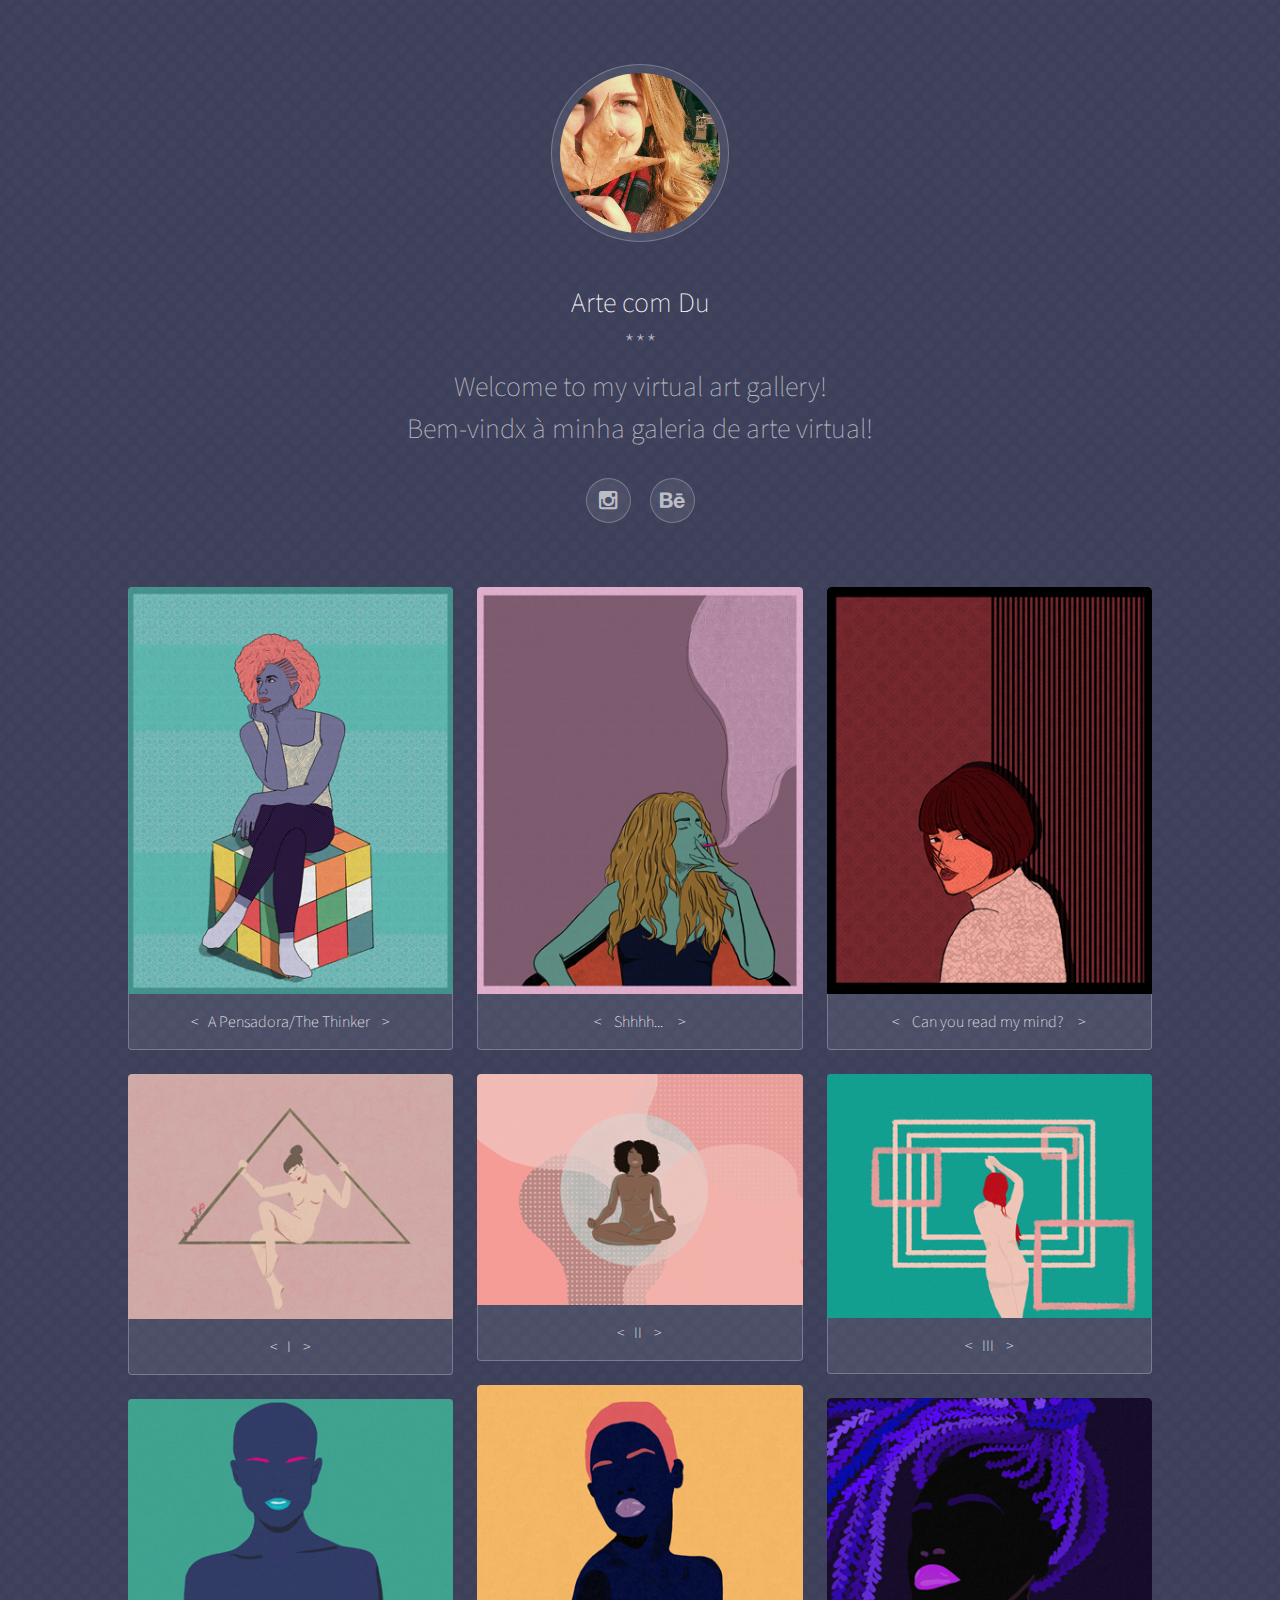
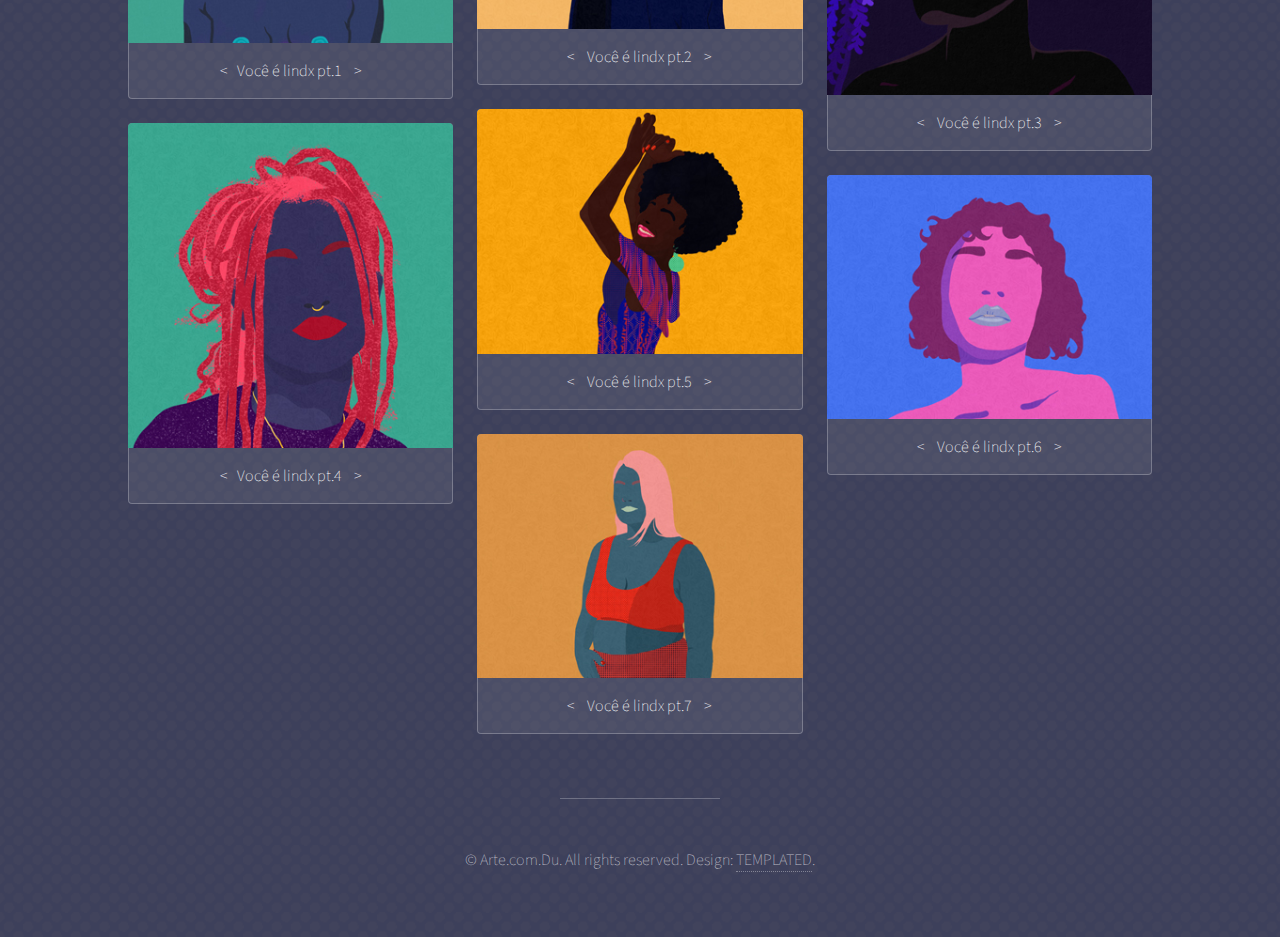
<file: index.html>
<!DOCTYPE HTML>
<!--
	Visualize by TEMPLATED
	templated.co @templatedco
	Released for free under the Creative Commons Attribution 3.0 license (templated.co/license)
-->
<html>
	<head>
		<title>Visualize by TEMPLATED</title>
		<meta charset="utf-8" />
		<meta name="viewport" content="width=device-width, initial-scale=1" />
		<link rel="stylesheet" href="assets/css/main.css" />
	</head>
	<body>

		<!-- Wrapper -->
			<div id="wrapper">

				<!-- Header -->
					<header id="header">
						<span class="avatar"><img src="images/avatar2.jpg" alt="" /></span>
						<!-- <h1>This is <strong>Visualize</strong>, a responsive site template designed by <a href="http://templated.co">TEMPLATED</a><br />
						and released for free under the Creative Commons License.</h1> -->
						<h1> <strong>Arte com Du</strong><br />
							*** <br />
							Welcome to my virtual art gallery!<br />
						Bem-vindx à minha galeria de arte virtual!</h1>
						<ul class="icons">
							<!-- <li><a href="#" class="icon style2 fa-twitter"><span class="label">Twitter</span></a></li> -->
							<!-- <li><a href="#" class="icon style2 fa-facebook"><span class="label">Facebook</span></a></li> -->
							<li><a href="https://www.instagram.com/artecomdu/" class="icon style2 fa-instagram"><span class="label">Instagram</span></a></li>
							<li><a href="https://www.behance.net/fernandaduarte9" class="icon style2 fa-behance"><span class="label">Behance</span></a></li>
							<!-- <li><a href="#" class="icon style2 fa-500px"><span class="label">500px</span></a></li>
							<li><a href="#" class="icon style2 fa-envelope-o"><span class="label">Email</span></a></li> -->
						</ul>
					</header>

				<!-- Main -->
					<section id="main">

						<!-- Thumbnails -->
							<section class="thumbnails">
								<div>
									<a href="images/fulls/pensadora-full.jpg">
										<img src="images/thumbs/pensadora-thumb.jpg" alt="" />
										<h3>
											&#60;&nbsp&nbsp&nbspA Pensadora/The Thinker&nbsp&nbsp&nbsp
										    &#62;
										</h3>
									</a>
									<a href="images/fulls/balanco-full.png">
										<img src="images/thumbs/balanco-thumb.jpg" alt="" />
										<h3>
											&#60;&nbsp&nbsp&nbspI&nbsp&nbsp&nbsp
										    &#62;
										</h3>
									</a>
									<a href="images/fulls/natalie-full.jpg">
										<img src="images/thumbs/natalie-thumb.jpg" alt="" />
										<h3>
											&#60;&nbsp&nbsp&nbspVocê é lindx pt.1&nbsp&nbsp&nbsp
										    &#62;
										</h3>
									</a>
									<a href="images/fulls/willow-full.jpg">
										<img src="images/thumbs/willow-thumb.jpg" alt="" />
										<h3>
											&#60;&nbsp&nbsp&nbspVocê é lindx pt.4&nbsp&nbsp&nbsp
										    &#62;
										</h3>
									</a>
								</div>
								
								<div>
									<a href="images/fulls/smokey-full.jpg">
										<img src="images/thumbs/smokey-thumb.jpg" alt="" />
										<h3>
											&#60;&nbsp&nbsp&nbsp Shhhh... &nbsp&nbsp&nbsp
										    &#62;
										</h3>
									</a>
									<a href="images/fulls/yoga-full.png">
										<img src="images/thumbs/yoga-thumb.jpg" alt="" />
										<h3>
											&#60;&nbsp&nbsp&nbspII&nbsp&nbsp&nbsp
										    &#62;
										</h3>
									</a>
									<a href="images/fulls/lindx-full.jpg">
										<img src="images/thumbs/lindx-thumb.jpg" alt="" />
										<h3>
											&#60;
											&nbsp&nbsp&nbspVocê é lindx pt.2&nbsp&nbsp&nbsp
										    &#62;
										</h3>
									</a>
									<a href="images/fulls/lindx3-full.jpg">
										<img src="images/thumbs/lindx3-thumb.jpg" alt="" />
										<h3>
											&#60;
											&nbsp&nbsp&nbspVocê é lindx pt.5&nbsp&nbsp&nbsp
										    &#62;
										</h3>
									</a>
									<a href="images/fulls/lindx2-full.jpg">
										<img src="images/thumbs/lindx2-thumb.jpg" alt="" />
										<h3>
											&#60;
											&nbsp&nbsp&nbspVocê é lindx pt.7&nbsp&nbsp&nbsp
										    &#62;
										</h3>
									</a>
								</div>
								
								<div>
									<a href="images/fulls/woman-full.jpg">
										<img src="images/thumbs/woman-thumb.jpg" alt="" />
										<h3>
											&#60;&nbsp&nbsp&nbsp Can you read my mind? &nbsp&nbsp&nbsp
										    &#62;
										</h3>
									</a>
									<a href="images/fulls/square-full.png">
										<img src="images/thumbs/square-thumb.jpg" alt="" />
										<h3>
											&#60;&nbsp&nbsp&nbspIII&nbsp&nbsp&nbsp
										    &#62;
										</h3>
									</a>
									<a href="images/fulls/lindx4-full.jpg">
										<img src="images/thumbs/lindx4-thumb.jpg" alt="" />
										<h3>
											&#60;
											&nbsp&nbsp&nbspVocê é lindx pt.3&nbsp&nbsp&nbsp
										    &#62;
										</h3>
									</a>
									<a href="images/fulls/lindx5-full.jpg">
										<img src="images/thumbs/lindx5-thumb.jpg" alt="" />
										<h3>
											&#60;
											&nbsp&nbsp&nbspVocê é lindx pt.6&nbsp&nbsp&nbsp
										    &#62;
										</h3>
									</a>
								</div>
							</section>

					</section>

				<!-- Footer -->
					<footer id="footer">
						<p>&copy; Arte.com.Du. All rights reserved. Design: <a href="http://templated.co">TEMPLATED</a>. <!-- Demo Images: <a href="http://unsplash.com">Unsplash</a>. --></p>
					</footer>

			</div>

		<!-- Scripts -->
			<script src="assets/js/jquery.min.js"></script>
			<script src="assets/js/jquery.poptrox.min.js"></script>
			<script src="assets/js/skel.min.js"></script>
			<script src="assets/js/main.js"></script>

	</body>
</html>
</file>
<file: assets/css/main.css>
@charset "UTF-8";
@import url(font-awesome.min.css);
@import url("http://fonts.googleapis.com/css?family=Source+Sans+Pro:200");

/*
	Visualize by TEMPLATED
	templated.co @templatedco
	Released for free under the Creative Commons Attribution 3.0 license (templated.co/license)
*/

/* Reset */

	html, body, div, span, applet, object, iframe, h1, h2, h3, h4, h5, h6, p, blockquote, pre, a, abbr, acronym, address, big, cite, code, del, dfn, em, img, ins, kbd, q, s, samp, small, strike, strong, sub, sup, tt, var, b, u, i, center, dl, dt, dd, ol, ul, li, fieldset, form, label, legend, table, caption, tbody, tfoot, thead, tr, th, td, article, aside, canvas, details, embed, figure, figcaption, footer, header, hgroup, menu, nav, output, ruby, section, summary, time, mark, audio, video {
		margin: 0;
		padding: 0;
		border: 0;
		font-size: 100%;
		font: inherit;
		vertical-align: baseline;
	}

	article, aside, details, figcaption, figure, footer, header, hgroup, menu, nav, section {
		display: block;
	}

	body {
		line-height: 1;
	}

	ol, ul {
		list-style: none;
	}

	blockquote, q {
		quotes: none;
	}

	blockquote:before, blockquote:after, q:before, q:after {
		content: '';
		content: none;
	}

	table {
		border-collapse: collapse;
		border-spacing: 0;
	}

	body {
		-webkit-text-size-adjust: none;
	}

/* Box Model */

	*, *:before, *:after {
		-moz-box-sizing: border-box;
		-webkit-box-sizing: border-box;
		box-sizing: border-box;
	}

/* Grid */

	.row {
		border-bottom: solid 1px transparent;
		-moz-box-sizing: border-box;
		-webkit-box-sizing: border-box;
		box-sizing: border-box;
	}

	.row > * {
		float: left;
		-moz-box-sizing: border-box;
		-webkit-box-sizing: border-box;
		box-sizing: border-box;
	}

	.row:after, .row:before {
		content: '';
		display: block;
		clear: both;
		height: 0;
	}

	.row.uniform > * > :first-child {
		margin-top: 0;
	}

	.row.uniform > * > :last-child {
		margin-bottom: 0;
	}

	.row.\30 \25 > * {
		padding: 0 0 0 0em;
	}

	.row.\30 \25 {
		margin: 0 0 -1px 0em;
	}

	.row.uniform.\30 \25 > * {
		padding: 0em 0 0 0em;
	}

	.row.uniform.\30 \25 {
		margin: 0em 0 -1px 0em;
	}

	.row > * {
		padding: 0 0 0 2em;
	}

	.row {
		margin: 0 0 -1px -2em;
	}

	.row.uniform > * {
		padding: 2em 0 0 2em;
	}

	.row.uniform {
		margin: -2em 0 -1px -2em;
	}

	.row.\32 00\25 > * {
		padding: 0 0 0 4em;
	}

	.row.\32 00\25 {
		margin: 0 0 -1px -4em;
	}

	.row.uniform.\32 00\25 > * {
		padding: 4em 0 0 4em;
	}

	.row.uniform.\32 00\25 {
		margin: -4em 0 -1px -4em;
	}

	.row.\31 50\25 > * {
		padding: 0 0 0 3em;
	}

	.row.\31 50\25 {
		margin: 0 0 -1px -3em;
	}

	.row.uniform.\31 50\25 > * {
		padding: 3em 0 0 3em;
	}

	.row.uniform.\31 50\25 {
		margin: -3em 0 -1px -3em;
	}

	.row.\35 0\25 > * {
		padding: 0 0 0 1em;
	}

	.row.\35 0\25 {
		margin: 0 0 -1px -1em;
	}

	.row.uniform.\35 0\25 > * {
		padding: 1em 0 0 1em;
	}

	.row.uniform.\35 0\25 {
		margin: -1em 0 -1px -1em;
	}

	.row.\32 5\25 > * {
		padding: 0 0 0 0.5em;
	}

	.row.\32 5\25 {
		margin: 0 0 -1px -0.5em;
	}

	.row.uniform.\32 5\25 > * {
		padding: 0.5em 0 0 0.5em;
	}

	.row.uniform.\32 5\25 {
		margin: -0.5em 0 -1px -0.5em;
	}

	.\31 2u, .\31 2u\24 {
		width: 100%;
		clear: none;
		margin-left: 0;
	}

	.\31 1u, .\31 1u\24 {
		width: 91.6666666667%;
		clear: none;
		margin-left: 0;
	}

	.\31 0u, .\31 0u\24 {
		width: 83.3333333333%;
		clear: none;
		margin-left: 0;
	}

	.\39 u, .\39 u\24 {
		width: 75%;
		clear: none;
		margin-left: 0;
	}

	.\38 u, .\38 u\24 {
		width: 66.6666666667%;
		clear: none;
		margin-left: 0;
	}

	.\37 u, .\37 u\24 {
		width: 58.3333333333%;
		clear: none;
		margin-left: 0;
	}

	.\36 u, .\36 u\24 {
		width: 50%;
		clear: none;
		margin-left: 0;
	}

	.\35 u, .\35 u\24 {
		width: 41.6666666667%;
		clear: none;
		margin-left: 0;
	}

	.\34 u, .\34 u\24 {
		width: 33.3333333333%;
		clear: none;
		margin-left: 0;
	}

	.\33 u, .\33 u\24 {
		width: 25%;
		clear: none;
		margin-left: 0;
	}

	.\32 u, .\32 u\24 {
		width: 16.6666666667%;
		clear: none;
		margin-left: 0;
	}

	.\31 u, .\31 u\24 {
		width: 8.3333333333%;
		clear: none;
		margin-left: 0;
	}

	.\31 2u\24 + *,
	.\31 1u\24 + *,
	.\31 0u\24 + *,
	.\39 u\24 + *,
	.\38 u\24 + *,
	.\37 u\24 + *,
	.\36 u\24 + *,
	.\35 u\24 + *,
	.\34 u\24 + *,
	.\33 u\24 + *,
	.\32 u\24 + *,
	.\31 u\24 + * {
		clear: left;
	}

	.\-11u {
		margin-left: 91.66667%;
	}

	.\-10u {
		margin-left: 83.33333%;
	}

	.\-9u {
		margin-left: 75%;
	}

	.\-8u {
		margin-left: 66.66667%;
	}

	.\-7u {
		margin-left: 58.33333%;
	}

	.\-6u {
		margin-left: 50%;
	}

	.\-5u {
		margin-left: 41.66667%;
	}

	.\-4u {
		margin-left: 33.33333%;
	}

	.\-3u {
		margin-left: 25%;
	}

	.\-2u {
		margin-left: 16.66667%;
	}

	.\-1u {
		margin-left: 8.33333%;
	}

	@media screen and (max-width: 1680px) {

		.row > * {
			padding: 0 0 0 2em;
		}

		.row {
			margin: 0 0 -1px -2em;
		}

		.row.uniform > * {
			padding: 2em 0 0 2em;
		}

		.row.uniform {
			margin: -2em 0 -1px -2em;
		}

		.row.\32 00\25 > * {
			padding: 0 0 0 4em;
		}

		.row.\32 00\25 {
			margin: 0 0 -1px -4em;
		}

		.row.uniform.\32 00\25 > * {
			padding: 4em 0 0 4em;
		}

		.row.uniform.\32 00\25 {
			margin: -4em 0 -1px -4em;
		}

		.row.\31 50\25 > * {
			padding: 0 0 0 3em;
		}

		.row.\31 50\25 {
			margin: 0 0 -1px -3em;
		}

		.row.uniform.\31 50\25 > * {
			padding: 3em 0 0 3em;
		}

		.row.uniform.\31 50\25 {
			margin: -3em 0 -1px -3em;
		}

		.row.\35 0\25 > * {
			padding: 0 0 0 1em;
		}

		.row.\35 0\25 {
			margin: 0 0 -1px -1em;
		}

		.row.uniform.\35 0\25 > * {
			padding: 1em 0 0 1em;
		}

		.row.uniform.\35 0\25 {
			margin: -1em 0 -1px -1em;
		}

		.row.\32 5\25 > * {
			padding: 0 0 0 0.5em;
		}

		.row.\32 5\25 {
			margin: 0 0 -1px -0.5em;
		}

		.row.uniform.\32 5\25 > * {
			padding: 0.5em 0 0 0.5em;
		}

		.row.uniform.\32 5\25 {
			margin: -0.5em 0 -1px -0.5em;
		}

		.\31 2u\28xlarge\29, .\31 2u\24\28xlarge\29 {
			width: 100%;
			clear: none;
			margin-left: 0;
		}

		.\31 1u\28xlarge\29, .\31 1u\24\28xlarge\29 {
			width: 91.6666666667%;
			clear: none;
			margin-left: 0;
		}

		.\31 0u\28xlarge\29, .\31 0u\24\28xlarge\29 {
			width: 83.3333333333%;
			clear: none;
			margin-left: 0;
		}

		.\39 u\28xlarge\29, .\39 u\24\28xlarge\29 {
			width: 75%;
			clear: none;
			margin-left: 0;
		}

		.\38 u\28xlarge\29, .\38 u\24\28xlarge\29 {
			width: 66.6666666667%;
			clear: none;
			margin-left: 0;
		}

		.\37 u\28xlarge\29, .\37 u\24\28xlarge\29 {
			width: 58.3333333333%;
			clear: none;
			margin-left: 0;
		}

		.\36 u\28xlarge\29, .\36 u\24\28xlarge\29 {
			width: 50%;
			clear: none;
			margin-left: 0;
		}

		.\35 u\28xlarge\29, .\35 u\24\28xlarge\29 {
			width: 41.6666666667%;
			clear: none;
			margin-left: 0;
		}

		.\34 u\28xlarge\29, .\34 u\24\28xlarge\29 {
			width: 33.3333333333%;
			clear: none;
			margin-left: 0;
		}

		.\33 u\28xlarge\29, .\33 u\24\28xlarge\29 {
			width: 25%;
			clear: none;
			margin-left: 0;
		}

		.\32 u\28xlarge\29, .\32 u\24\28xlarge\29 {
			width: 16.6666666667%;
			clear: none;
			margin-left: 0;
		}

		.\31 u\28xlarge\29, .\31 u\24\28xlarge\29 {
			width: 8.3333333333%;
			clear: none;
			margin-left: 0;
		}

		.\31 2u\24\28xlarge\29 + *,
		.\31 1u\24\28xlarge\29 + *,
		.\31 0u\24\28xlarge\29 + *,
		.\39 u\24\28xlarge\29 + *,
		.\38 u\24\28xlarge\29 + *,
		.\37 u\24\28xlarge\29 + *,
		.\36 u\24\28xlarge\29 + *,
		.\35 u\24\28xlarge\29 + *,
		.\34 u\24\28xlarge\29 + *,
		.\33 u\24\28xlarge\29 + *,
		.\32 u\24\28xlarge\29 + *,
		.\31 u\24\28xlarge\29 + * {
			clear: left;
		}

		.\-11u\28xlarge\29 {
			margin-left: 91.66667%;
		}

		.\-10u\28xlarge\29 {
			margin-left: 83.33333%;
		}

		.\-9u\28xlarge\29 {
			margin-left: 75%;
		}

		.\-8u\28xlarge\29 {
			margin-left: 66.66667%;
		}

		.\-7u\28xlarge\29 {
			margin-left: 58.33333%;
		}

		.\-6u\28xlarge\29 {
			margin-left: 50%;
		}

		.\-5u\28xlarge\29 {
			margin-left: 41.66667%;
		}

		.\-4u\28xlarge\29 {
			margin-left: 33.33333%;
		}

		.\-3u\28xlarge\29 {
			margin-left: 25%;
		}

		.\-2u\28xlarge\29 {
			margin-left: 16.66667%;
		}

		.\-1u\28xlarge\29 {
			margin-left: 8.33333%;
		}

	}

	@media screen and (max-width: 1280px) {

		.row > * {
			padding: 0 0 0 2em;
		}

		.row {
			margin: 0 0 -1px -2em;
		}

		.row.uniform > * {
			padding: 2em 0 0 2em;
		}

		.row.uniform {
			margin: -2em 0 -1px -2em;
		}

		.row.\32 00\25 > * {
			padding: 0 0 0 4em;
		}

		.row.\32 00\25 {
			margin: 0 0 -1px -4em;
		}

		.row.uniform.\32 00\25 > * {
			padding: 4em 0 0 4em;
		}

		.row.uniform.\32 00\25 {
			margin: -4em 0 -1px -4em;
		}

		.row.\31 50\25 > * {
			padding: 0 0 0 3em;
		}

		.row.\31 50\25 {
			margin: 0 0 -1px -3em;
		}

		.row.uniform.\31 50\25 > * {
			padding: 3em 0 0 3em;
		}

		.row.uniform.\31 50\25 {
			margin: -3em 0 -1px -3em;
		}

		.row.\35 0\25 > * {
			padding: 0 0 0 1em;
		}

		.row.\35 0\25 {
			margin: 0 0 -1px -1em;
		}

		.row.uniform.\35 0\25 > * {
			padding: 1em 0 0 1em;
		}

		.row.uniform.\35 0\25 {
			margin: -1em 0 -1px -1em;
		}

		.row.\32 5\25 > * {
			padding: 0 0 0 0.5em;
		}

		.row.\32 5\25 {
			margin: 0 0 -1px -0.5em;
		}

		.row.uniform.\32 5\25 > * {
			padding: 0.5em 0 0 0.5em;
		}

		.row.uniform.\32 5\25 {
			margin: -0.5em 0 -1px -0.5em;
		}

		.\31 2u\28large\29, .\31 2u\24\28large\29 {
			width: 100%;
			clear: none;
			margin-left: 0;
		}

		.\31 1u\28large\29, .\31 1u\24\28large\29 {
			width: 91.6666666667%;
			clear: none;
			margin-left: 0;
		}

		.\31 0u\28large\29, .\31 0u\24\28large\29 {
			width: 83.3333333333%;
			clear: none;
			margin-left: 0;
		}

		.\39 u\28large\29, .\39 u\24\28large\29 {
			width: 75%;
			clear: none;
			margin-left: 0;
		}

		.\38 u\28large\29, .\38 u\24\28large\29 {
			width: 66.6666666667%;
			clear: none;
			margin-left: 0;
		}

		.\37 u\28large\29, .\37 u\24\28large\29 {
			width: 58.3333333333%;
			clear: none;
			margin-left: 0;
		}

		.\36 u\28large\29, .\36 u\24\28large\29 {
			width: 50%;
			clear: none;
			margin-left: 0;
		}

		.\35 u\28large\29, .\35 u\24\28large\29 {
			width: 41.6666666667%;
			clear: none;
			margin-left: 0;
		}

		.\34 u\28large\29, .\34 u\24\28large\29 {
			width: 33.3333333333%;
			clear: none;
			margin-left: 0;
		}

		.\33 u\28large\29, .\33 u\24\28large\29 {
			width: 25%;
			clear: none;
			margin-left: 0;
		}

		.\32 u\28large\29, .\32 u\24\28large\29 {
			width: 16.6666666667%;
			clear: none;
			margin-left: 0;
		}

		.\31 u\28large\29, .\31 u\24\28large\29 {
			width: 8.3333333333%;
			clear: none;
			margin-left: 0;
		}

		.\31 2u\24\28large\29 + *,
		.\31 1u\24\28large\29 + *,
		.\31 0u\24\28large\29 + *,
		.\39 u\24\28large\29 + *,
		.\38 u\24\28large\29 + *,
		.\37 u\24\28large\29 + *,
		.\36 u\24\28large\29 + *,
		.\35 u\24\28large\29 + *,
		.\34 u\24\28large\29 + *,
		.\33 u\24\28large\29 + *,
		.\32 u\24\28large\29 + *,
		.\31 u\24\28large\29 + * {
			clear: left;
		}

		.\-11u\28large\29 {
			margin-left: 91.66667%;
		}

		.\-10u\28large\29 {
			margin-left: 83.33333%;
		}

		.\-9u\28large\29 {
			margin-left: 75%;
		}

		.\-8u\28large\29 {
			margin-left: 66.66667%;
		}

		.\-7u\28large\29 {
			margin-left: 58.33333%;
		}

		.\-6u\28large\29 {
			margin-left: 50%;
		}

		.\-5u\28large\29 {
			margin-left: 41.66667%;
		}

		.\-4u\28large\29 {
			margin-left: 33.33333%;
		}

		.\-3u\28large\29 {
			margin-left: 25%;
		}

		.\-2u\28large\29 {
			margin-left: 16.66667%;
		}

		.\-1u\28large\29 {
			margin-left: 8.33333%;
		}

	}

	@media screen and (max-width: 980px) {

		.row > * {
			padding: 0 0 0 2em;
		}

		.row {
			margin: 0 0 -1px -2em;
		}

		.row.uniform > * {
			padding: 2em 0 0 2em;
		}

		.row.uniform {
			margin: -2em 0 -1px -2em;
		}

		.row.\32 00\25 > * {
			padding: 0 0 0 4em;
		}

		.row.\32 00\25 {
			margin: 0 0 -1px -4em;
		}

		.row.uniform.\32 00\25 > * {
			padding: 4em 0 0 4em;
		}

		.row.uniform.\32 00\25 {
			margin: -4em 0 -1px -4em;
		}

		.row.\31 50\25 > * {
			padding: 0 0 0 3em;
		}

		.row.\31 50\25 {
			margin: 0 0 -1px -3em;
		}

		.row.uniform.\31 50\25 > * {
			padding: 3em 0 0 3em;
		}

		.row.uniform.\31 50\25 {
			margin: -3em 0 -1px -3em;
		}

		.row.\35 0\25 > * {
			padding: 0 0 0 1em;
		}

		.row.\35 0\25 {
			margin: 0 0 -1px -1em;
		}

		.row.uniform.\35 0\25 > * {
			padding: 1em 0 0 1em;
		}

		.row.uniform.\35 0\25 {
			margin: -1em 0 -1px -1em;
		}

		.row.\32 5\25 > * {
			padding: 0 0 0 0.5em;
		}

		.row.\32 5\25 {
			margin: 0 0 -1px -0.5em;
		}

		.row.uniform.\32 5\25 > * {
			padding: 0.5em 0 0 0.5em;
		}

		.row.uniform.\32 5\25 {
			margin: -0.5em 0 -1px -0.5em;
		}

		.\31 2u\28medium\29, .\31 2u\24\28medium\29 {
			width: 100%;
			clear: none;
			margin-left: 0;
		}

		.\31 1u\28medium\29, .\31 1u\24\28medium\29 {
			width: 91.6666666667%;
			clear: none;
			margin-left: 0;
		}

		.\31 0u\28medium\29, .\31 0u\24\28medium\29 {
			width: 83.3333333333%;
			clear: none;
			margin-left: 0;
		}

		.\39 u\28medium\29, .\39 u\24\28medium\29 {
			width: 75%;
			clear: none;
			margin-left: 0;
		}

		.\38 u\28medium\29, .\38 u\24\28medium\29 {
			width: 66.6666666667%;
			clear: none;
			margin-left: 0;
		}

		.\37 u\28medium\29, .\37 u\24\28medium\29 {
			width: 58.3333333333%;
			clear: none;
			margin-left: 0;
		}

		.\36 u\28medium\29, .\36 u\24\28medium\29 {
			width: 50%;
			clear: none;
			margin-left: 0;
		}

		.\35 u\28medium\29, .\35 u\24\28medium\29 {
			width: 41.6666666667%;
			clear: none;
			margin-left: 0;
		}

		.\34 u\28medium\29, .\34 u\24\28medium\29 {
			width: 33.3333333333%;
			clear: none;
			margin-left: 0;
		}

		.\33 u\28medium\29, .\33 u\24\28medium\29 {
			width: 25%;
			clear: none;
			margin-left: 0;
		}

		.\32 u\28medium\29, .\32 u\24\28medium\29 {
			width: 16.6666666667%;
			clear: none;
			margin-left: 0;
		}

		.\31 u\28medium\29, .\31 u\24\28medium\29 {
			width: 8.3333333333%;
			clear: none;
			margin-left: 0;
		}

		.\31 2u\24\28medium\29 + *,
		.\31 1u\24\28medium\29 + *,
		.\31 0u\24\28medium\29 + *,
		.\39 u\24\28medium\29 + *,
		.\38 u\24\28medium\29 + *,
		.\37 u\24\28medium\29 + *,
		.\36 u\24\28medium\29 + *,
		.\35 u\24\28medium\29 + *,
		.\34 u\24\28medium\29 + *,
		.\33 u\24\28medium\29 + *,
		.\32 u\24\28medium\29 + *,
		.\31 u\24\28medium\29 + * {
			clear: left;
		}

		.\-11u\28medium\29 {
			margin-left: 91.66667%;
		}

		.\-10u\28medium\29 {
			margin-left: 83.33333%;
		}

		.\-9u\28medium\29 {
			margin-left: 75%;
		}

		.\-8u\28medium\29 {
			margin-left: 66.66667%;
		}

		.\-7u\28medium\29 {
			margin-left: 58.33333%;
		}

		.\-6u\28medium\29 {
			margin-left: 50%;
		}

		.\-5u\28medium\29 {
			margin-left: 41.66667%;
		}

		.\-4u\28medium\29 {
			margin-left: 33.33333%;
		}

		.\-3u\28medium\29 {
			margin-left: 25%;
		}

		.\-2u\28medium\29 {
			margin-left: 16.66667%;
		}

		.\-1u\28medium\29 {
			margin-left: 8.33333%;
		}

	}

	@media screen and (max-width: 736px) {

		.row > * {
			padding: 0 0 0 2em;
		}

		.row {
			margin: 0 0 -1px -2em;
		}

		.row.uniform > * {
			padding: 2em 0 0 2em;
		}

		.row.uniform {
			margin: -2em 0 -1px -2em;
		}

		.row.\32 00\25 > * {
			padding: 0 0 0 4em;
		}

		.row.\32 00\25 {
			margin: 0 0 -1px -4em;
		}

		.row.uniform.\32 00\25 > * {
			padding: 4em 0 0 4em;
		}

		.row.uniform.\32 00\25 {
			margin: -4em 0 -1px -4em;
		}

		.row.\31 50\25 > * {
			padding: 0 0 0 3em;
		}

		.row.\31 50\25 {
			margin: 0 0 -1px -3em;
		}

		.row.uniform.\31 50\25 > * {
			padding: 3em 0 0 3em;
		}

		.row.uniform.\31 50\25 {
			margin: -3em 0 -1px -3em;
		}

		.row.\35 0\25 > * {
			padding: 0 0 0 1em;
		}

		.row.\35 0\25 {
			margin: 0 0 -1px -1em;
		}

		.row.uniform.\35 0\25 > * {
			padding: 1em 0 0 1em;
		}

		.row.uniform.\35 0\25 {
			margin: -1em 0 -1px -1em;
		}

		.row.\32 5\25 > * {
			padding: 0 0 0 0.5em;
		}

		.row.\32 5\25 {
			margin: 0 0 -1px -0.5em;
		}

		.row.uniform.\32 5\25 > * {
			padding: 0.5em 0 0 0.5em;
		}

		.row.uniform.\32 5\25 {
			margin: -0.5em 0 -1px -0.5em;
		}

		.\31 2u\28small\29, .\31 2u\24\28small\29 {
			width: 100%;
			clear: none;
			margin-left: 0;
		}

		.\31 1u\28small\29, .\31 1u\24\28small\29 {
			width: 91.6666666667%;
			clear: none;
			margin-left: 0;
		}

		.\31 0u\28small\29, .\31 0u\24\28small\29 {
			width: 83.3333333333%;
			clear: none;
			margin-left: 0;
		}

		.\39 u\28small\29, .\39 u\24\28small\29 {
			width: 75%;
			clear: none;
			margin-left: 0;
		}

		.\38 u\28small\29, .\38 u\24\28small\29 {
			width: 66.6666666667%;
			clear: none;
			margin-left: 0;
		}

		.\37 u\28small\29, .\37 u\24\28small\29 {
			width: 58.3333333333%;
			clear: none;
			margin-left: 0;
		}

		.\36 u\28small\29, .\36 u\24\28small\29 {
			width: 50%;
			clear: none;
			margin-left: 0;
		}

		.\35 u\28small\29, .\35 u\24\28small\29 {
			width: 41.6666666667%;
			clear: none;
			margin-left: 0;
		}

		.\34 u\28small\29, .\34 u\24\28small\29 {
			width: 33.3333333333%;
			clear: none;
			margin-left: 0;
		}

		.\33 u\28small\29, .\33 u\24\28small\29 {
			width: 25%;
			clear: none;
			margin-left: 0;
		}

		.\32 u\28small\29, .\32 u\24\28small\29 {
			width: 16.6666666667%;
			clear: none;
			margin-left: 0;
		}

		.\31 u\28small\29, .\31 u\24\28small\29 {
			width: 8.3333333333%;
			clear: none;
			margin-left: 0;
		}

		.\31 2u\24\28small\29 + *,
		.\31 1u\24\28small\29 + *,
		.\31 0u\24\28small\29 + *,
		.\39 u\24\28small\29 + *,
		.\38 u\24\28small\29 + *,
		.\37 u\24\28small\29 + *,
		.\36 u\24\28small\29 + *,
		.\35 u\24\28small\29 + *,
		.\34 u\24\28small\29 + *,
		.\33 u\24\28small\29 + *,
		.\32 u\24\28small\29 + *,
		.\31 u\24\28small\29 + * {
			clear: left;
		}

		.\-11u\28small\29 {
			margin-left: 91.66667%;
		}

		.\-10u\28small\29 {
			margin-left: 83.33333%;
		}

		.\-9u\28small\29 {
			margin-left: 75%;
		}

		.\-8u\28small\29 {
			margin-left: 66.66667%;
		}

		.\-7u\28small\29 {
			margin-left: 58.33333%;
		}

		.\-6u\28small\29 {
			margin-left: 50%;
		}

		.\-5u\28small\29 {
			margin-left: 41.66667%;
		}

		.\-4u\28small\29 {
			margin-left: 33.33333%;
		}

		.\-3u\28small\29 {
			margin-left: 25%;
		}

		.\-2u\28small\29 {
			margin-left: 16.66667%;
		}

		.\-1u\28small\29 {
			margin-left: 8.33333%;
		}

	}

	@media screen and (max-width: 480px) {

		.row > * {
			padding: 0 0 0 2em;
		}

		.row {
			margin: 0 0 -1px -2em;
		}

		.row.uniform > * {
			padding: 2em 0 0 2em;
		}

		.row.uniform {
			margin: -2em 0 -1px -2em;
		}

		.row.\32 00\25 > * {
			padding: 0 0 0 4em;
		}

		.row.\32 00\25 {
			margin: 0 0 -1px -4em;
		}

		.row.uniform.\32 00\25 > * {
			padding: 4em 0 0 4em;
		}

		.row.uniform.\32 00\25 {
			margin: -4em 0 -1px -4em;
		}

		.row.\31 50\25 > * {
			padding: 0 0 0 3em;
		}

		.row.\31 50\25 {
			margin: 0 0 -1px -3em;
		}

		.row.uniform.\31 50\25 > * {
			padding: 3em 0 0 3em;
		}

		.row.uniform.\31 50\25 {
			margin: -3em 0 -1px -3em;
		}

		.row.\35 0\25 > * {
			padding: 0 0 0 1em;
		}

		.row.\35 0\25 {
			margin: 0 0 -1px -1em;
		}

		.row.uniform.\35 0\25 > * {
			padding: 1em 0 0 1em;
		}

		.row.uniform.\35 0\25 {
			margin: -1em 0 -1px -1em;
		}

		.row.\32 5\25 > * {
			padding: 0 0 0 0.5em;
		}

		.row.\32 5\25 {
			margin: 0 0 -1px -0.5em;
		}

		.row.uniform.\32 5\25 > * {
			padding: 0.5em 0 0 0.5em;
		}

		.row.uniform.\32 5\25 {
			margin: -0.5em 0 -1px -0.5em;
		}

		.\31 2u\28xsmall\29, .\31 2u\24\28xsmall\29 {
			width: 100%;
			clear: none;
			margin-left: 0;
		}

		.\31 1u\28xsmall\29, .\31 1u\24\28xsmall\29 {
			width: 91.6666666667%;
			clear: none;
			margin-left: 0;
		}

		.\31 0u\28xsmall\29, .\31 0u\24\28xsmall\29 {
			width: 83.3333333333%;
			clear: none;
			margin-left: 0;
		}

		.\39 u\28xsmall\29, .\39 u\24\28xsmall\29 {
			width: 75%;
			clear: none;
			margin-left: 0;
		}

		.\38 u\28xsmall\29, .\38 u\24\28xsmall\29 {
			width: 66.6666666667%;
			clear: none;
			margin-left: 0;
		}

		.\37 u\28xsmall\29, .\37 u\24\28xsmall\29 {
			width: 58.3333333333%;
			clear: none;
			margin-left: 0;
		}

		.\36 u\28xsmall\29, .\36 u\24\28xsmall\29 {
			width: 50%;
			clear: none;
			margin-left: 0;
		}

		.\35 u\28xsmall\29, .\35 u\24\28xsmall\29 {
			width: 41.6666666667%;
			clear: none;
			margin-left: 0;
		}

		.\34 u\28xsmall\29, .\34 u\24\28xsmall\29 {
			width: 33.3333333333%;
			clear: none;
			margin-left: 0;
		}

		.\33 u\28xsmall\29, .\33 u\24\28xsmall\29 {
			width: 25%;
			clear: none;
			margin-left: 0;
		}

		.\32 u\28xsmall\29, .\32 u\24\28xsmall\29 {
			width: 16.6666666667%;
			clear: none;
			margin-left: 0;
		}

		.\31 u\28xsmall\29, .\31 u\24\28xsmall\29 {
			width: 8.3333333333%;
			clear: none;
			margin-left: 0;
		}

		.\31 2u\24\28xsmall\29 + *,
		.\31 1u\24\28xsmall\29 + *,
		.\31 0u\24\28xsmall\29 + *,
		.\39 u\24\28xsmall\29 + *,
		.\38 u\24\28xsmall\29 + *,
		.\37 u\24\28xsmall\29 + *,
		.\36 u\24\28xsmall\29 + *,
		.\35 u\24\28xsmall\29 + *,
		.\34 u\24\28xsmall\29 + *,
		.\33 u\24\28xsmall\29 + *,
		.\32 u\24\28xsmall\29 + *,
		.\31 u\24\28xsmall\29 + * {
			clear: left;
		}

		.\-11u\28xsmall\29 {
			margin-left: 91.66667%;
		}

		.\-10u\28xsmall\29 {
			margin-left: 83.33333%;
		}

		.\-9u\28xsmall\29 {
			margin-left: 75%;
		}

		.\-8u\28xsmall\29 {
			margin-left: 66.66667%;
		}

		.\-7u\28xsmall\29 {
			margin-left: 58.33333%;
		}

		.\-6u\28xsmall\29 {
			margin-left: 50%;
		}

		.\-5u\28xsmall\29 {
			margin-left: 41.66667%;
		}

		.\-4u\28xsmall\29 {
			margin-left: 33.33333%;
		}

		.\-3u\28xsmall\29 {
			margin-left: 25%;
		}

		.\-2u\28xsmall\29 {
			margin-left: 16.66667%;
		}

		.\-1u\28xsmall\29 {
			margin-left: 8.33333%;
		}

	}

/* Basic */

	@-ms-viewport {
		width: device-width;
	}

	body {
		-ms-overflow-style: scrollbar;
	}

	@media screen and (max-width: 480px) {

		html, body {
			min-width: 320px;
		}

	}

	body {
		background-color: #000;
		/*background-image: url("../../images/bg.jpg");*/
		background-image: url("../../images/bg9.png");
		background-size: cover;
		background-position: top center;
	}

		body.is-loading *, body.is-loading *:before, body.is-loading *:after {
			-moz-animation: none !important;
			-webkit-animation: none !important;
			-ms-animation: none !important;
			animation: none !important;
			-moz-transition: none !important;
			-webkit-transition: none !important;
			-ms-transition: none !important;
			transition: none !important;
		}

/* Type */

	body, input, select, textarea {
		color: rgba(255, 255, 255, 0.65);
		font-family: "Source Sans Pro", Helvetica, sans-serif;
		font-size: 13pt;
		font-weight: 200;
		line-height: 1.65;
	}

		@media screen and (max-width: 1280px) {

			body, input, select, textarea {
				font-size: 12pt;
			}

		}

	a {
		color: inherit;
		text-decoration: none;
		border-bottom: dotted 1px rgba(255, 255, 255, 0.35);
		-moz-transition: border-bottom-color 0.2s ease-in-out, color 0.2s ease-in-out;
		-webkit-transition: border-bottom-color 0.2s ease-in-out, color 0.2s ease-in-out;
		-ms-transition: border-bottom-color 0.2s ease-in-out, color 0.2s ease-in-out;
		transition: border-bottom-color 0.2s ease-in-out, color 0.2s ease-in-out;
	}

		a:hover {
			color: #ffffff;
			border-bottom-color: transparent;
		}

	strong, b {
		color: #ffffff;
		font-weight: 200;
	}

	em, i {
		font-style: italic;
	}

	p {
		margin: 0 0 2em 0;
	}

	h1, h2, h3, h4, h5, h6 {
		color: #ffffff;
		font-weight: 200;
		line-height: 1.5;
		margin: 0 0 1em 0;
	}

		h1 a, h2 a, h3 a, h4 a, h5 a, h6 a {
			color: inherit;
			text-decoration: none;
		}

		@media screen and (max-width: 980px) {

			h1 br, h2 br, h3 br, h4 br, h5 br, h6 br {
				display: none;
			}

		}

	h1 {
		font-size: 1.75em;
	}

		@media screen and (max-width: 980px) {

			h1 {
				font-size: 1.5em;
			}

		}

		@media screen and (max-width: 736px) {

			h1 {
				font-size: 1.25em;
			}

		}

	h2 {
		font-size: 1.35em;
	}

		@media screen and (max-width: 736px) {

			h2 {
				font-size: 1em;
			}

		}

	h3 {
		font-size: 1em;
	}

	h4 {
		font-size: 1em;
	}

	h5 {
		font-size: 0.9em;
	}

	h6 {
		font-size: 0.7em;
	}

	sub {
		font-size: 0.8em;
		position: relative;
		top: 0.5em;
	}

	sup {
		font-size: 0.8em;
		position: relative;
		top: -0.5em;
	}

	blockquote {
		border-left: solid 4px rgba(255, 255, 255, 0.25);
		font-style: italic;
		margin: 0 0 2em 0;
		padding: 0.5em 0 0.5em 2em;
	}

	code {
		background: rgba(255, 255, 255, 0.075);
		border-radius: 4px;
		border: solid 1px rgba(255, 255, 255, 0.25);
		font-family: "Courier New", monospace;
		font-size: 0.9em;
		margin: 0 0.25em;
		padding: 0.25em 0.65em;
	}

	pre {
		-webkit-overflow-scrolling: touch;
		font-family: "Courier New", monospace;
		font-size: 0.9em;
		margin: 0 0 2em 0;
	}

		pre code {
			display: block;
			line-height: 1.75;
			padding: 1em 1.5em;
			overflow-x: auto;
		}

	hr {
		border: 0;
		border-bottom: solid 1px rgba(255, 255, 255, 0.25);
		margin: 2em 0;
	}

		hr.major {
			margin: 3em 0;
		}

	.align-left {
		text-align: left;
	}

	.align-center {
		text-align: center;
	}

	.align-right {
		text-align: right;
	}

/* Section/Article */

	section.special, article.special {
		text-align: center;
	}

	header p {
		color: rgba(255, 255, 255, 0.35);
		position: relative;
		margin: 0 0 1.5em 0;
	}

	header h2 + p {
		font-size: 1.25em;
		margin-top: -1em;
	}

	header h3 + p {
		font-size: 1.1em;
		margin-top: -0.8em;
	}

	header h4 + p,
	header h5 + p,
	header h6 + p {
		font-size: 0.9em;
		margin-top: -0.6em;
	}

/* Form */

	form {
		margin: 0 0 2em 0;
	}

	label {
		color: #ffffff;
		display: block;
		font-size: 0.9em;
		font-weight: 200;
		margin: 0 0 1em 0;
	}

	input[type="text"],
	input[type="password"],
	input[type="email"],
	input[type="tel"],
	select,
	textarea {
		-moz-appearance: none;
		-webkit-appearance: none;
		-ms-appearance: none;
		appearance: none;
		background: rgba(255, 255, 255, 0.075);
		border-radius: 4px;
		border: none;
		border: solid 1px rgba(255, 255, 255, 0.25);
		color: inherit;
		display: block;
		outline: 0;
		padding: 0 1em;
		text-decoration: none;
		width: 100%;
	}

		input[type="text"]:invalid,
		input[type="password"]:invalid,
		input[type="email"]:invalid,
		input[type="tel"]:invalid,
		select:invalid,
		textarea:invalid {
			box-shadow: none;
		}

		input[type="text"]:focus,
		input[type="password"]:focus,
		input[type="email"]:focus,
		input[type="tel"]:focus,
		select:focus,
		textarea:focus {
			border-color: #FF6382;
			box-shadow: 0 0 0 1px #FF6382;
		}

	.select-wrapper {
		text-decoration: none;
		display: block;
		position: relative;
	}

		.select-wrapper:before {
			content: "";
			-moz-osx-font-smoothing: grayscale;
			-webkit-font-smoothing: antialiased;
			font-family: FontAwesome;
			font-style: normal;
			font-weight: normal;
			text-transform: none !important;
		}

		.select-wrapper:before {
			color: rgba(255, 255, 255, 0.25);
			display: block;
			height: 2.75em;
			line-height: 2.75em;
			pointer-events: none;
			position: absolute;
			right: 0;
			text-align: center;
			top: 0;
			width: 2.75em;
		}

		.select-wrapper select::-ms-expand {
			display: none;
		}

	input[type="text"],
	input[type="password"],
	input[type="email"],
	select {
		height: 2.75em;
	}

	textarea {
		padding: 0.75em 1em;
	}

	input[type="checkbox"],
	input[type="radio"] {
		-moz-appearance: none;
		-webkit-appearance: none;
		-ms-appearance: none;
		appearance: none;
		display: block;
		float: left;
		margin-right: -2em;
		opacity: 0;
		width: 1em;
		z-index: -1;
	}

		input[type="checkbox"] + label,
		input[type="radio"] + label {
			text-decoration: none;
			color: rgba(255, 255, 255, 0.65);
			cursor: pointer;
			display: inline-block;
			font-size: 1em;
			font-weight: 200;
			padding-left: 2.4em;
			padding-right: 0.75em;
			position: relative;
		}

			input[type="checkbox"] + label:before,
			input[type="radio"] + label:before {
				-moz-osx-font-smoothing: grayscale;
				-webkit-font-smoothing: antialiased;
				font-family: FontAwesome;
				font-style: normal;
				font-weight: normal;
				text-transform: none !important;
			}

			input[type="checkbox"] + label:before,
			input[type="radio"] + label:before {
				background: rgba(255, 255, 255, 0.075);
				border-radius: 4px;
				border: solid 1px rgba(255, 255, 255, 0.25);
				content: '';
				display: inline-block;
				height: 1.65em;
				left: 0;
				line-height: 1.58125em;
				position: absolute;
				text-align: center;
				top: 0;
				width: 1.65em;
			}

		input[type="checkbox"]:checked + label:before,
		input[type="radio"]:checked + label:before {
			background: #FF6382;
			border-color: #FF6382;
			color: #ffffff;
			content: '\f00c';
		}

		input[type="checkbox"]:focus + label:before,
		input[type="radio"]:focus + label:before {
			border-color: #FF6382;
			box-shadow: 0 0 0 1px #FF6382;
		}

	input[type="checkbox"] + label:before {
		border-radius: 4px;
	}

	input[type="radio"] + label:before {
		border-radius: 100%;
	}

	::-webkit-input-placeholder {
		color: rgba(255, 255, 255, 0.35) !important;
		opacity: 1.0;
	}

	:-moz-placeholder {
		color: rgba(255, 255, 255, 0.35) !important;
		opacity: 1.0;
	}

	::-moz-placeholder {
		color: rgba(255, 255, 255, 0.35) !important;
		opacity: 1.0;
	}

	:-ms-input-placeholder {
		color: rgba(255, 255, 255, 0.35) !important;
		opacity: 1.0;
	}

	.formerize-placeholder {
		color: rgba(255, 255, 255, 0.35) !important;
		opacity: 1.0;
	}

/* Box */

	.box {
		border-radius: 4px;
		border: solid 1px rgba(255, 255, 255, 0.25);
		margin-bottom: 2em;
		padding: 1.5em;
	}

		.box > :last-child,
		.box > :last-child > :last-child,
		.box > :last-child > :last-child > :last-child {
			margin-bottom: 0;
		}

		.box.alt {
			border: 0;
			border-radius: 0;
			padding: 0;
		}

/* Icon */

	.icon {
		text-decoration: none;
		border-bottom: none;
		position: relative;
	}

		.icon:before {
			-moz-osx-font-smoothing: grayscale;
			-webkit-font-smoothing: antialiased;
			font-family: FontAwesome;
			font-style: normal;
			font-weight: normal;
			text-transform: none !important;
		}

		.icon > .label {
			display: none;
		}

		.icon.style2 {
			-moz-transition: all 0.2s ease;
			-webkit-transition: all 0.2s ease;
			-ms-transition: all 0.2s ease;
			transition: all 0.2s ease;
			border-radius: 100%;
			display: inline-block;
			padding: 0.5em;
			border: solid 1px rgba(255, 255, 255, 0.25);
			background-color: rgba(255, 255, 255, 0.075);
		}

			.icon.style2:before {
				display: block;
				width: 1.25em;
				height: 1.25em;
				line-height: 1.25em;
				font-size: 1.35em;
			}

			.icon.style2:hover {
				background-color: rgba(255, 255, 255, 0.25);
			}

			@media screen and (max-width: 736px) {

				.icon.style2:before {
					font-size: 1em;
				}

			}

/* Image */

	.image {
		border-radius: 4px;
		border: 0;
		display: inline-block;
		position: relative;
	}

		.image img {
			border-radius: 4px;
			display: block;
		}

		.image.left, .image.right {
			max-width: 40%;
		}

			.image.left img, .image.right img {
				width: 100%;
			}

		.image.left {
			float: left;
			padding: 0 1.5em 1em 0;
			top: 0.25em;
		}

		.image.right {
			float: right;
			padding: 0 0 1em 1.5em;
			top: 0.25em;
		}

		.image.fit {
			display: block;
			margin: 0 0 2em 0;
			width: 100%;
		}

			.image.fit img {
				width: 100%;
			}

		.image.main {
			display: block;
			margin: 0 0 3em 0;
			width: 100%;
		}

			.image.main img {
				width: 100%;
			}

/* List */

	ol {
		list-style: decimal;
		margin: 0 0 2em 0;
		padding-left: 1.25em;
	}

		ol li {
			padding-left: 0.25em;
		}

	ul {
		list-style: disc;
		margin: 0 0 2em 0;
		padding-left: 1em;
	}

		ul li {
			padding-left: 0.5em;
		}

		ul.alt {
			list-style: none;
			padding-left: 0;
		}

			ul.alt li {
				border-top: solid 1px rgba(255, 255, 255, 0.25);
				padding: 0.5em 0;
			}

				ul.alt li:first-child {
					border-top: 0;
					padding-top: 0;
				}

		ul.icons {
			cursor: default;
			list-style: none;
			padding-left: 0;
		}

			ul.icons li {
				display: inline-block;
				padding: 0 1em 0 0;
			}

				ul.icons li:last-child {
					padding-right: 0;
				}

		ul.actions {
			cursor: default;
			list-style: none;
			padding-left: 0;
		}

			ul.actions li {
				display: inline-block;
				padding: 0 1em 0 0;
				vertical-align: middle;
			}

				ul.actions li:last-child {
					padding-right: 0;
				}

			ul.actions.small li {
				padding: 0 0.5em 0 0;
			}

			ul.actions.vertical li {
				display: block;
				padding: 1em 0 0 0;
			}

				ul.actions.vertical li:first-child {
					padding-top: 0;
				}

				ul.actions.vertical li > * {
					margin-bottom: 0;
				}

			ul.actions.vertical.small li {
				padding: 0.5em 0 0 0;
			}

				ul.actions.vertical.small li:first-child {
					padding-top: 0;
				}

			ul.actions.fit {
				display: table;
				margin-left: -1em;
				padding: 0;
				table-layout: fixed;
				width: calc(100% + 1em);
			}

				ul.actions.fit li {
					display: table-cell;
					padding: 0 0 0 1em;
				}

					ul.actions.fit li > * {
						margin-bottom: 0;
					}

				ul.actions.fit.small {
					margin-left: -0.5em;
					width: calc(100% + 0.5em);
				}

					ul.actions.fit.small li {
						padding: 0 0 0 0.5em;
					}

			@media screen and (max-width: 480px) {

				ul.actions {
					margin: 0 0 2em 0;
				}

					ul.actions li {
						padding: 1em 0 0 0;
						display: block;
						text-align: center;
						width: 100%;
					}

						ul.actions li:first-child {
							padding-top: 0;
						}

						ul.actions li > * {
							width: 100%;
							margin: 0 !important;
						}

							ul.actions li > *.icon:before {
								margin-left: -2em;
							}

					ul.actions.small li {
						padding: 0.5em 0 0 0;
					}

						ul.actions.small li:first-child {
							padding-top: 0;
						}

			}

	dl {
		margin: 0 0 2em 0;
	}

		dl dt {
			display: block;
			font-weight: 200;
			margin: 0 0 1em 0;
		}

		dl dd {
			margin-left: 2em;
		}

/* Table */

	.table-wrapper {
		-webkit-overflow-scrolling: touch;
		overflow-x: auto;
	}

	table {
		margin: 0 0 2em 0;
		width: 100%;
	}

		table tbody tr {
			border: solid 1px rgba(255, 255, 255, 0.25);
			border-left: 0;
			border-right: 0;
		}

			table tbody tr:nth-child(2n + 1) {
				background-color: rgba(255, 255, 255, 0.075);
			}

		table td {
			padding: 0.75em 0.75em;
		}

		table th {
			color: #ffffff;
			font-size: 0.9em;
			font-weight: 200;
			padding: 0 0.75em 0.75em 0.75em;
			text-align: left;
		}

		table thead {
			border-bottom: solid 2px rgba(255, 255, 255, 0.25);
		}

		table tfoot {
			border-top: solid 2px rgba(255, 255, 255, 0.25);
		}

		table.alt {
			border-collapse: separate;
		}

			table.alt tbody tr td {
				border: solid 1px rgba(255, 255, 255, 0.25);
				border-left-width: 0;
				border-top-width: 0;
			}

				table.alt tbody tr td:first-child {
					border-left-width: 1px;
				}

			table.alt tbody tr:first-child td {
				border-top-width: 1px;
			}

			table.alt thead {
				border-bottom: 0;
			}

			table.alt tfoot {
				border-top: 0;
			}

/* Button */

	input[type="submit"],
	input[type="reset"],
	input[type="button"],
	button,
	.button {
		-moz-appearance: none;
		-webkit-appearance: none;
		-ms-appearance: none;
		appearance: none;
		-moz-transition: background-color 0.2s ease-in-out, color 0.2s ease-in-out;
		-webkit-transition: background-color 0.2s ease-in-out, color 0.2s ease-in-out;
		-ms-transition: background-color 0.2s ease-in-out, color 0.2s ease-in-out;
		transition: background-color 0.2s ease-in-out, color 0.2s ease-in-out;
		background-color: #FF6382;
		border-radius: 4px;
		border: 0;
		color: !important;
		cursor: pointer;
		display: inline-block;
		font-weight: 200;
		height: 2.85em;
		line-height: 2.95em;
		padding: 0 1.5em;
		text-align: center;
		text-decoration: none;
		white-space: nowrap;
	}

		input[type="submit"]:hover,
		input[type="reset"]:hover,
		input[type="button"]:hover,
		button:hover,
		.button:hover {
			background-color: #ff7c96;
		}

		input[type="submit"]:active,
		input[type="reset"]:active,
		input[type="button"]:active,
		button:active,
		.button:active {
			background-color: #ff496e;
		}

		input[type="submit"].icon,
		input[type="reset"].icon,
		input[type="button"].icon,
		button.icon,
		.button.icon {
			padding-left: 1.35em;
		}

			input[type="submit"].icon:before,
			input[type="reset"].icon:before,
			input[type="button"].icon:before,
			button.icon:before,
			.button.icon:before {
				margin-right: 0.5em;
			}

		input[type="submit"].fit,
		input[type="reset"].fit,
		input[type="button"].fit,
		button.fit,
		.button.fit {
			display: block;
			margin: 0 0 1em 0;
			width: 100%;
		}

		input[type="submit"].small,
		input[type="reset"].small,
		input[type="button"].small,
		button.small,
		.button.small {
			font-size: 0.8em;
		}

		input[type="submit"].big,
		input[type="reset"].big,
		input[type="button"].big,
		button.big,
		.button.big {
			font-size: 1.35em;
		}

		input[type="submit"].alt,
		input[type="reset"].alt,
		input[type="button"].alt,
		button.alt,
		.button.alt {
			background-color: transparent;
			box-shadow: inset 0 0 0 2px rgba(255, 255, 255, 0.25);
			color: #ffffff !important;
		}

			input[type="submit"].alt:hover,
			input[type="reset"].alt:hover,
			input[type="button"].alt:hover,
			button.alt:hover,
			.button.alt:hover {
				background-color: rgba(255, 255, 255, 0.075);
			}

			input[type="submit"].alt:active,
			input[type="reset"].alt:active,
			input[type="button"].alt:active,
			button.alt:active,
			.button.alt:active {
				background-color: rgba(255, 0, 0, 0.2);
			}

			input[type="submit"].alt.icon:before,
			input[type="reset"].alt.icon:before,
			input[type="button"].alt.icon:before,
			button.alt.icon:before,
			.button.alt.icon:before {
				color: rgba(255, 255, 255, 0.35);
			}

		input[type="submit"].special,
		input[type="reset"].special,
		input[type="button"].special,
		button.special,
		.button.special {
			background-color: #FF6382;
			color: !important;
		}

			input[type="submit"].special:hover,
			input[type="reset"].special:hover,
			input[type="button"].special:hover,
			button.special:hover,
			.button.special:hover {
				background-color: #ff7c96;
			}

			input[type="submit"].special:active,
			input[type="reset"].special:active,
			input[type="button"].special:active,
			button.special:active,
			.button.special:active {
				background-color: #ff496e;
			}

		input[type="submit"].disabled, input[type="submit"]:disabled,
		input[type="reset"].disabled,
		input[type="reset"]:disabled,
		input[type="button"].disabled,
		input[type="button"]:disabled,
		button.disabled,
		button:disabled,
		.button.disabled,
		.button:disabled {
			background-color: rgba(255, 255, 255, 0.65) !important;
			box-shadow: inset 0 -0.15em 0 0 rgba(0, 0, 0, 0.15);
			color: #000 !important;
			cursor: default;
			opacity: 0.25;
		}

		@media screen and (max-width: 480px) {

			input[type="submit"],
			input[type="reset"],
			input[type="button"],
			button,
			.button {
				padding: 0;
			}

		}

/* Thumbnails */

	.thumbnails {
		display: -moz-flex;
		display: -webkit-flex;
		display: -ms-flex;
		display: flex;
		-moz-flex-direction: row;
		-webkit-flex-direction: row;
		-ms-flex-direction: row;
		flex-direction: row;
		position: relative;
		margin: 0 0 2em -2em;
	}

		.thumbnails a {
			-moz-transition: all 0.2s ease;
			-webkit-transition: all 0.2s ease;
			-ms-transition: all 0.2s ease;
			transition: all 0.2s ease;
			border-bottom: none;
			display: block;
			width: 100%;
			margin: 0 0 2em 0;
			text-align: center;
			border-radius: 4px;
			box-shadow: inset 0 0 0 1px rgba(255, 255, 255, 0.25);
			background-color: rgba(255, 255, 255, 0.075);
			cursor: pointer;
			outline: 0;
			overflow: hidden;
		}

			.thumbnails a img {
				display: block;
				width: 100%;
				border-top-left-radius: 4px;
				border-top-right-radius: 4px;
			}

			.thumbnails a h3 {
				margin: 1em;
			}

			.thumbnails a:hover {
				background-color: rgba(255, 255, 255, 0.25);
				/*box-shadow: inset 0 0 0 1px rgba(255, 255, 255, 0.25), 0 0 0.5em 0 #FF6382;*/
				box-shadow: inset 0 0 0 1px rgba(255, 255, 255, 0.25), 0 0 0.5em 0 #B3B3B3;
			}

		.thumbnails > div {
			display: -moz-flex;
			display: -webkit-flex;
			display: -ms-flex;
			display: flex;
			-moz-flex-direction: column;
			-webkit-flex-direction: column;
			-ms-flex-direction: column;
			flex-direction: column;
			width: calc(100% / 3);
			padding-left: 2em;
		}

			.thumbnails > div > :last-child {
				margin-bottom: 0;
			}

		@media screen and (max-width: 1280px) {

			.thumbnails {
				margin: 0 0 2em -1.5em;
			}

				.thumbnails a {
					margin: 0 0 1.5em 0;
				}

				.thumbnails > div {
					padding-left: 1.5em;
				}

		}

		@media screen and (max-width: 980px) {

			.thumbnails h3 {
				font-size: 0.8em;
			}

		}

		@media screen and (max-width: 480px) {

			.thumbnails {
				display: block;
			}

				.thumbnails a {
					margin: 0 0 2em 0 !important;
				}

				.thumbnails > div {
					display: block;
					width: 100%;
				}

					.thumbnails > div:last-child > :last-child {
						margin-bottom: 0 !important;
					}

				.thumbnails h3 {
					font-size: 1em;
				}

		}

/* Poptrox */

	.poptrox-popup {
		-moz-box-sizing: content-box;
		-webkit-box-sizing: content-box;
		-ms-box-sizing: content-box;
		box-sizing: content-box;
		background: rgba(255, 255, 255, 0.25);
		box-shadow: 0 0.5em 3em 0 rgba(0, 0, 0, 0.25);
		border-radius: 4px;
		overflow: hidden;
	}

		.poptrox-popup .closer {
			-moz-transition: opacity 0.2s ease-in-out;
			-webkit-transition: opacity 0.2s ease-in-out;
			-ms-transition: opacity 0.2s ease-in-out;
			transition: opacity 0.2s ease-in-out;
			text-decoration: none;
			position: absolute;
			top: 1em;
			right: 1em;
			z-index: 2;
			-webkit-tap-highlight-color: rgba(255, 255, 255, 0);
			white-space: nowrap;
			text-indent: 2.5em;
			overflow: hidden;
			width: 2.5em;
			height: 2.5em;
			display: block;
		}

			.poptrox-popup .closer:before {
				content: "";
				-moz-osx-font-smoothing: grayscale;
				-webkit-font-smoothing: antialiased;
				font-family: FontAwesome;
				font-style: normal;
				font-weight: normal;
				text-transform: none !important;
			}

			.poptrox-popup .closer:before {
				display: block;
				position: relative;
				text-indent: 0;
				border-radius: 100%;
				box-shadow: inset 0 0 0 1px #ffffff;
				color: #ffffff !important;
				width: 2.5em;
				height: 2.5em;
				line-height: 2.5em;
			}

		.poptrox-popup:hover .closer {
			opacity: 0.5;
		}

			.poptrox-popup:hover .closer:hover {
				opacity: 1.0;
			}

/* Wrapper */

	#wrapper {
		max-width: 68em;
		width: 100%;
		margin: 0 auto;
		padding: 0 2em;
		opacity: 1;
		filter: none;
		-moz-transition: opacity 1s ease, -moz-filter 1s ease;
		-webkit-transition: opacity 1s ease, -webkit-filter 1s ease;
		-ms-transition: opacity 1s ease, -ms-filter 1s ease;
		transition: opacity 1s ease, filter 1s ease;
	}

	body.is-loading #wrapper {
		opacity: 0;
		-moz-filter: blur(1px);
		-webkit-filter: blur(1px);
		-ms-filter: blur(1px);
		filter: blur(1px);
	}

	body.is-covered #wrapper {
		-moz-filter: blur(3px);
		-webkit-filter: blur(3px);
		-ms-filter: blur(3px);
		filter: blur(3px);
	}

/* Header */

	#header {
		text-align: center;
		padding: 6em 0 4em 0;
	}

		#header h1 {
			color: rgba(255, 255, 255, 0.65);
		}

		#header .avatar {
			border-radius: 100%;
			display: inline-block;
			margin: 0 0 2em 0;
			padding: 0.5em;
			border: solid 1px rgba(255, 255, 255, 0.25);
			background-color: rgba(255, 255, 255, 0.075);
		}

			#header .avatar img {
				border-radius: 100%;
				display: block;
				width: 10em;
			}

		@media screen and (max-width: 1280px) {

			#header {
				padding: 4em 0 2em 0;
			}

		}

/* Footer */

	#footer {
		text-align: center;
		padding: 4em 0 4em 0;
	}

		#footer:before {
			content: '';
			border-top: solid 1px rgba(255, 255, 255, 0.25);
			width: 10em;
			display: block;
			margin: 0 auto 3em auto;
		}

		@media screen and (max-width: 1280px) {

			#footer {
				padding: 2em 0 2em 0;
			}

		}
</file>
